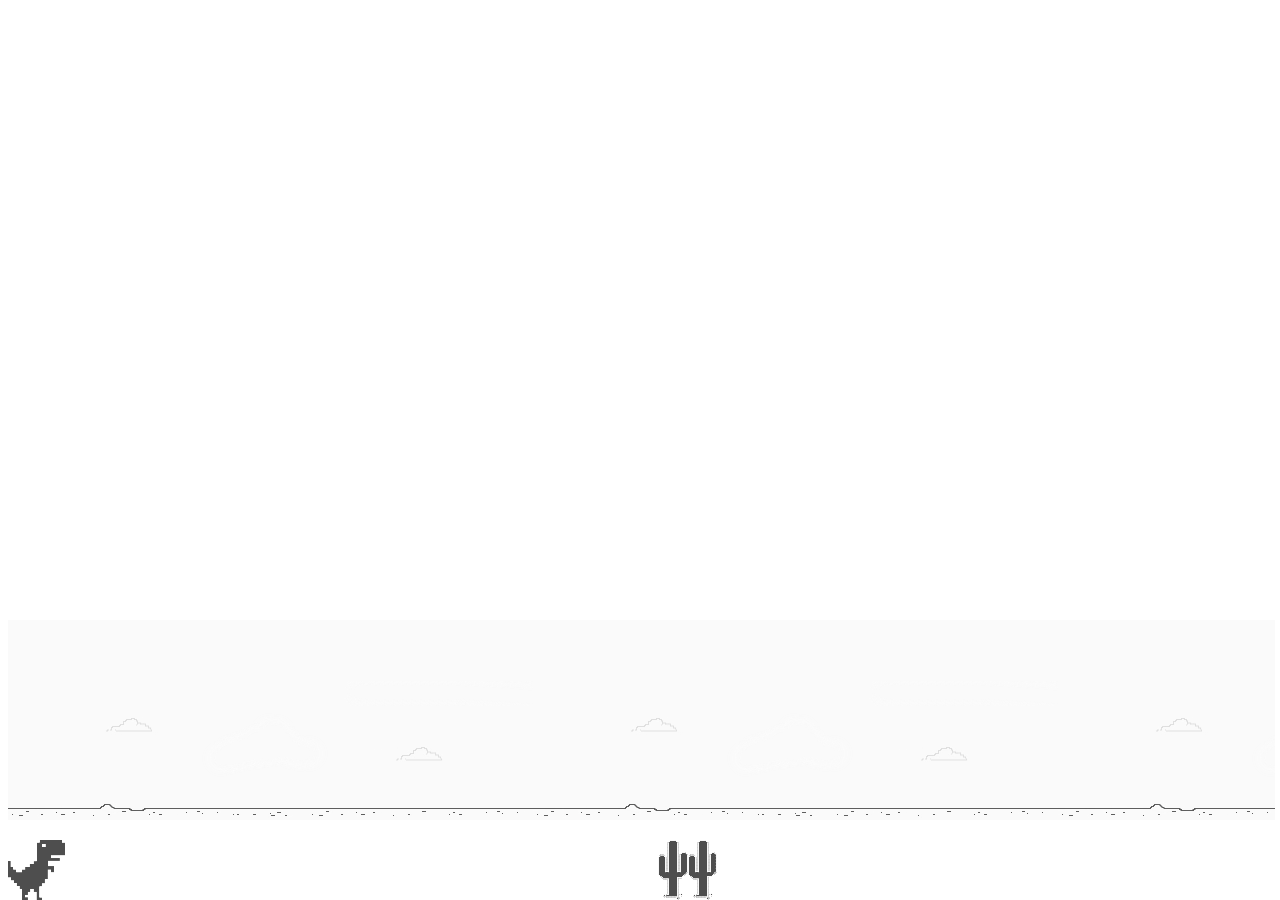
<file: 01-Dinosaur/index.html>
<!DOCTYPE html>
<html lang="pt-BR">
<head>
  <meta charset="UTF-8">
  <meta name="viewport" content="width=device-width, initial-scale=1.0">
  <link rel="stylesheet" href="css/styles.css">
  <title>Dinosaur</title>
</head>
<body>
  <div class="background">
    <div class="dino"></div>
  </div>
  
  <script src="js/script.js"></script>
</body>
</html>
</file>
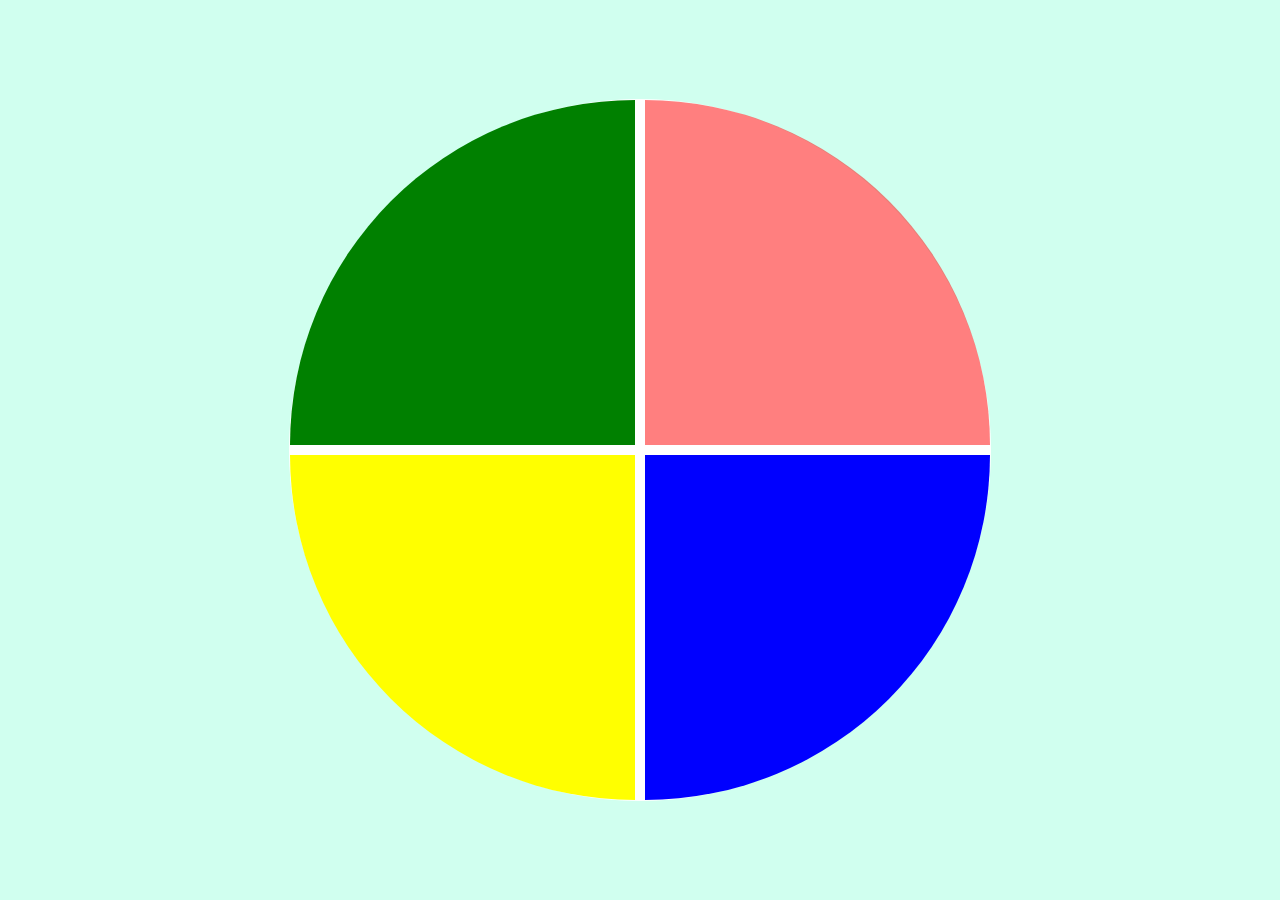
<file: 02-Genius/index.html>
<!DOCTYPE html>
<html lang="pt-BR">
<head>
  <meta charset="UTF-8">
  <meta name="viewport" content="width=device-width, initial-scale=1.0">
  <link rel="stylesheet" href="css/style.css">
  <title>Genius Game</title>
</head>
<body>
  <div class="main-game">
    <div class="genius">
      <div class="blue"></div>
      <div class="yellow"></div>
      <div class="red"></div>
      <div class="green"></div>
    </div>
  </div>
  
  <script type="text/javascript" src="js/script.js"></script>
</body>
</html>
</file>
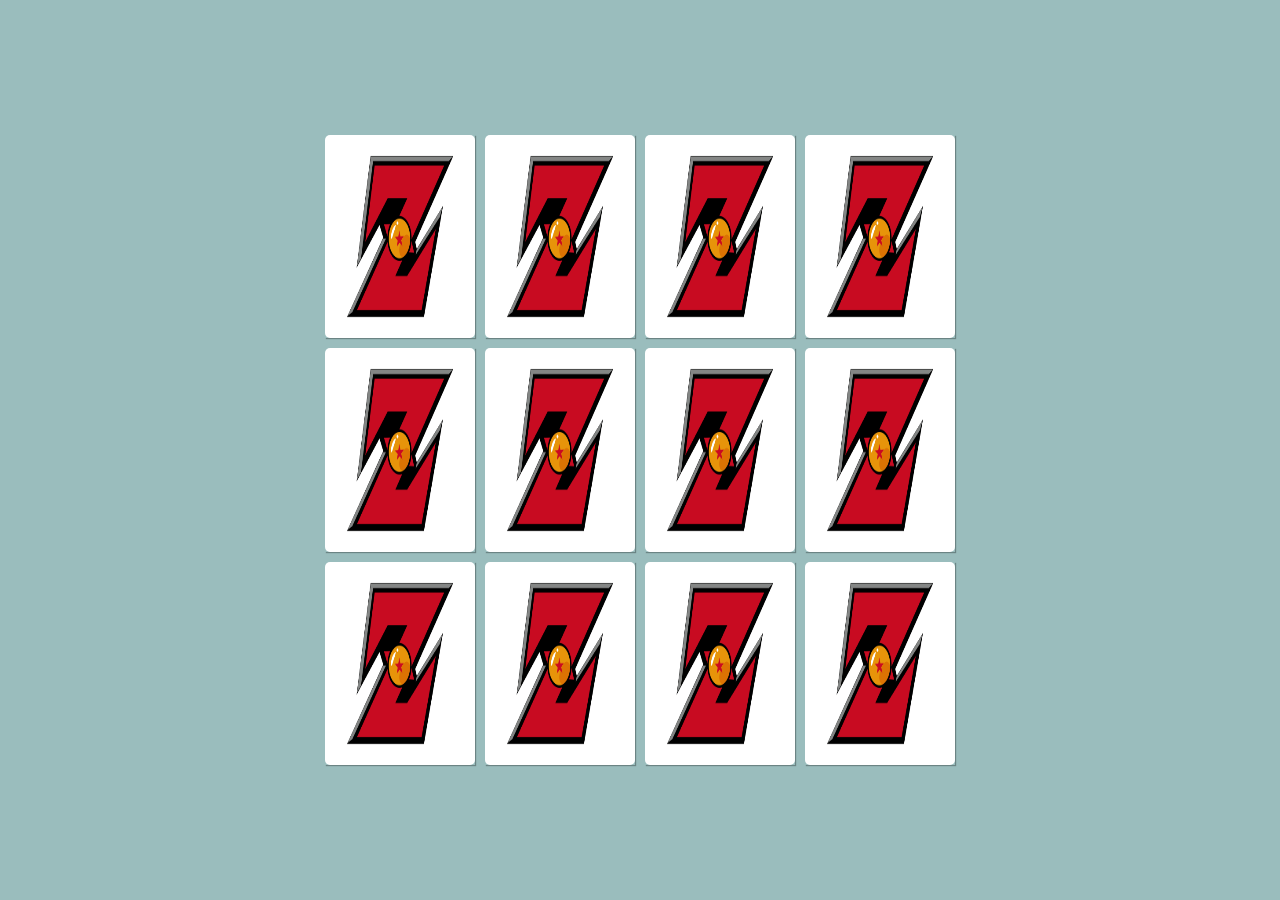
<file: 03-Memory-game/index.html>
<!DOCTYPE html>
<html lang="en">
<head>
  <meta charset="UTF-8">
  <meta name="viewport" content="width=device-width, initial-scale=1.0">
  <link rel="stylesheet" href="css/style.css">
  <title>Memory Game</title>
</head>
<body>
  <main class="memory-game">
    <div class="card" data-card="zamasu">
      <img class="card-front" src="img/zamasu.png" alt="frente da carta">
      <img class="card-back" src="img/logo.png" alt="verso da carta">
    </div>
    <div class="card" data-card="piccolo">
      <img class="card-front" src="img/piccolo.png" alt="frente da carta">
      <img class="card-back" src="img/logo.png" alt="verso da carta">
    </div>
    <div class="card" data-card="goku">
      <img class="card-front" src="img/goku.jpg" alt="frente da carta">
      <img class="card-back" src="img/logo.png" alt="verso da carta">
    </div>
    <div class="card" data-card="kaioshin">
      <img class="card-front" src="img/kaioshin.png" alt="frente da carta">
      <img class="card-back" src="img/logo.png" alt="verso da carta">
    </div>
    <div class="card" data-card="gotenks">
      <img class="card-front" src="img/gotenks.png" alt="frente da carta">
      <img class="card-back" src="img/logo.png" alt="verso da carta">
    </div>
    <div class="card" data-card="vegeta">
      <img class="card-front" src="img/vegeta.jpg" alt="frente da carta">
      <img class="card-back" src="img/logo.png" alt="verso da carta">
    </div>
    <div class="card" data-card="zamasu">
      <img class="card-front" src="img/zamasu.png" alt="frente da carta">
      <img class="card-back" src="img/logo.png" alt="verso da carta">
    </div>
    <div class="card" data-card="piccolo">
      <img class="card-front" src="img/piccolo.png" alt="frente da carta">
      <img class="card-back" src="img/logo.png" alt="verso da carta">
    </div>
    <div class="card" data-card="goku">
      <img class="card-front" src="img/goku.jpg" alt="frente da carta">
      <img class="card-back" src="img/logo.png" alt="verso da carta">
    </div>
    <div class="card" data-card="kaioshin">
      <img class="card-front" src="img/kaioshin.png" alt="frente da carta">
      <img class="card-back" src="img/logo.png" alt="verso da carta">
    </div>
    <div class="card" data-card="gotenks">
      <img class="card-front" src="img/gotenks.png" alt="frente da carta">
      <img class="card-back" src="img/logo.png" alt="verso da carta">
    </div>
    <div class="card" data-card="vegeta">
      <img class="card-front" src="img/vegeta.jpg" alt="frente da carta">
      <img class="card-back" src="img/logo.png" alt="verso da carta">
    </div>
  </main>
  
  <script src="js/script.js"></script>
</body>
</html>
</file>
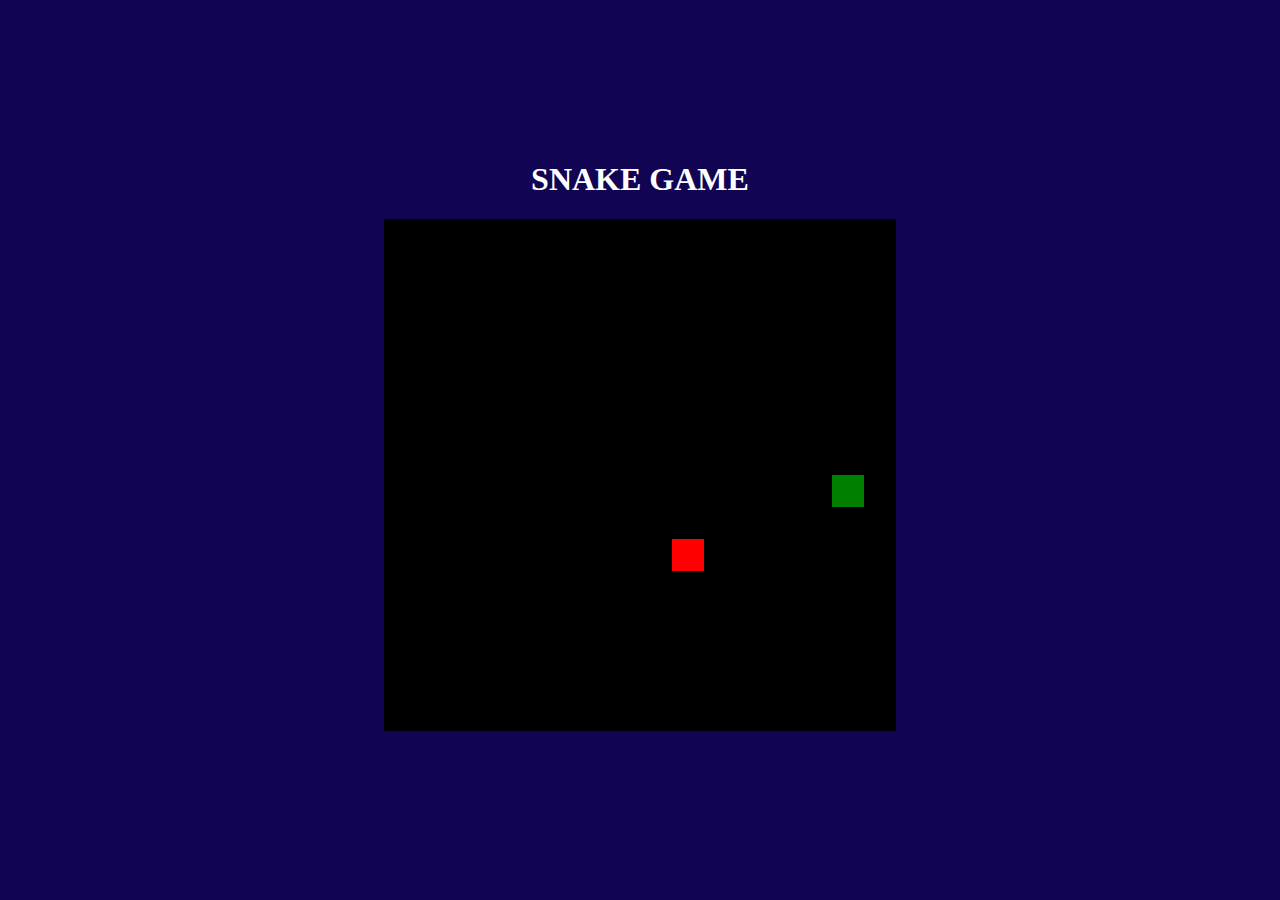
<file: 04-Snake-js/index.html>
<!DOCTYPE html>
<html lang="pt-BR">
<head>
  <meta charset="UTF-8">
  <meta name="viewport" content="width=device-width, initial-scale=1.0">
  <meta http-equiv="X UA-Compatible" content="ie=edge">
  <link rel="stylesheet" href="css/style.css">
  <script defer src="js/script.js"></script>
  
  <title>Snake Game</title>
</head>
<body>
  <h1>SNAKE GAME</h1>
  
  <canvas id="snake" width="512" height="512"></canvas>
  
</body>
</html>
</file>
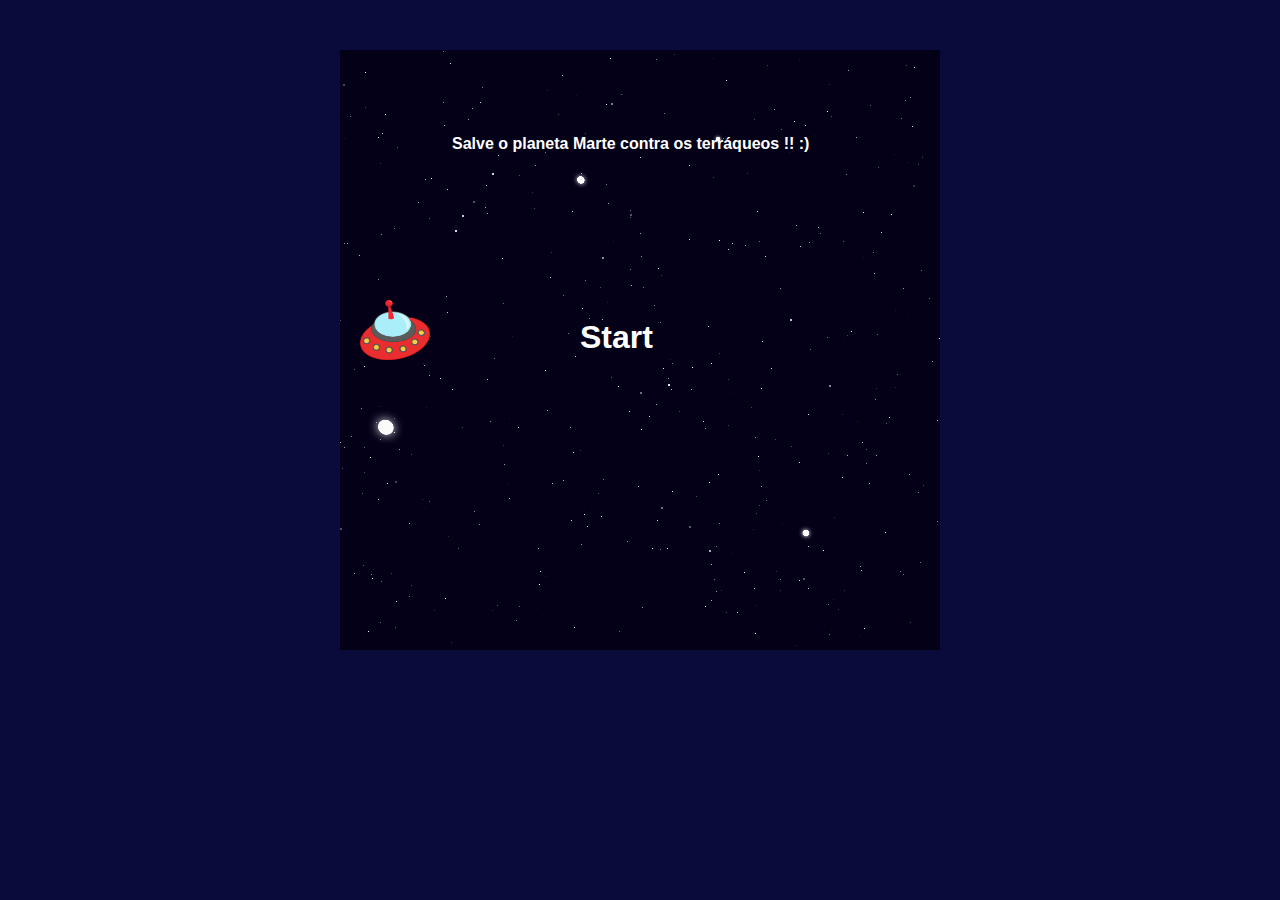
<file: 05-Space-shooter/index.html>
<!DOCTYPE html>
<html lang="en">
<head>
  <meta charset="UTF-8">
  <meta name="viewport" content="width=device-width, initial-scale=1.0">
  <link rel="stylesheet" href="css/styles.css">
  <title>Space Shooter</title>
</head>
<body>
  <div id="main-play-area">
    <img class="player-shooter" src="img/nav-red.png" alt="hero">
    <h4 class="game-intro">
      Salve o planeta Marte contra os terráqueos !! :)
    </h4>
    <div class="start-bottom">
      <h1>Start</h1>
    </div>
  </div>
  <script src="js/script.js"></script>
</body>
</html>
</file>
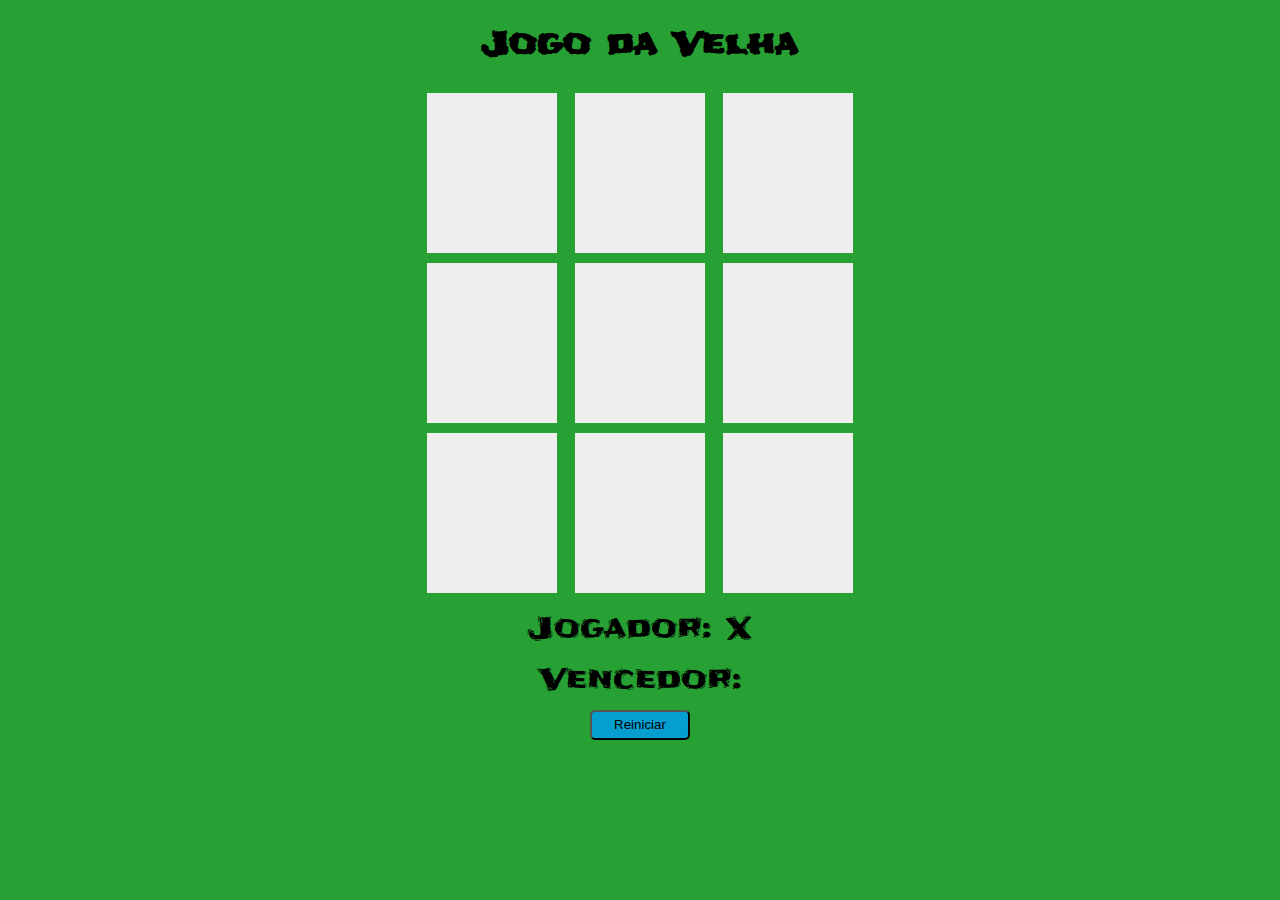
<file: 06-Tic-tac-toe/index.html>
<!DOCTYPE html>
<html lang="en">
<head>
  <meta charset="UTF-8">
  <meta name="viewport" content="width=device-width, initial-scale=1.0">
  <link rel="stylesheet" href="css/style.css">
  <link rel="preconnect" href="https://fonts.gstatic.com">
  <link href="https://fonts.googleapis.com/css2?family=Special+Elite&display=swap" rel="stylesheet">
  <link href="https://fonts.googleapis.com/css2?family=Frijole&display=swap" rel="stylesheet">
  <title>Jogo da Velha</title>
</head>
<body>
  <h1>Jogo da Velha</h1>
  
  <div>
    <div id="1" class="square" onclick="chooseSquare(this.id)">-</div>
    <div id="2" class="square" onclick="chooseSquare(this.id)">-</div>
    <div id="3" class="square" onclick="chooseSquare(this.id)">-</div>
  </div>

  <div>
    <div id="4" class="square" onclick="chooseSquare(this.id)">-</div>
    <div id="5" class="square" onclick="chooseSquare(this.id)">-</div>
    <div id="6" class="square" onclick="chooseSquare(this.id)">-</div>
  </div>

  <div>
    <div id="7" class="square" onclick="chooseSquare(this.id)">-</div>
    <div id="8" class="square" onclick="chooseSquare(this.id)">-</div>
    <div id="9" class="square" onclick="chooseSquare(this.id)">-</div>
  </div>

  <div class="player">
    <label>
      Jogador:
    </label>
    <label id="player-selected"> 

    </label>
  </div>

  <div class="winner">
    <label>
      Vencedor:
    </label>
    <label id="winner-selected"> 

    </label>
  </div>

  <div>
    <button onclick="restart()">
      Reiniciar
    </button>
  </div>

  
</body>
<script src="js/script.js"></script>
</html>
</file>
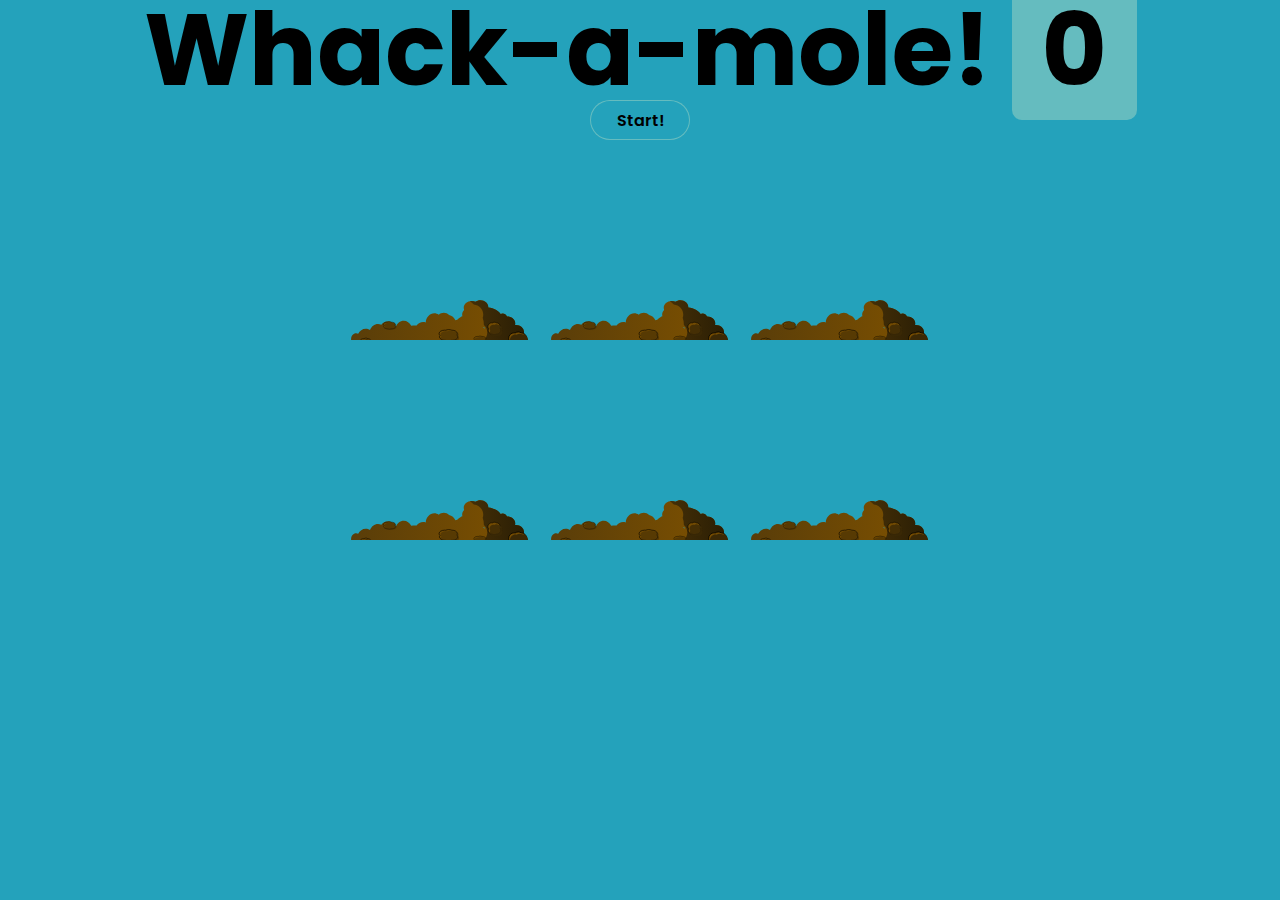
<file: 07-WhackAMole/index.html>
<!DOCTYPE html>
<html lang="en">
<head>
  <meta charset="UTF-8">
  <meta http-equiv="X-UA-Compatible" content="IE=edge">
  <link rel="stylesheet" href="./style.css">
  <link rel="preconnect" href="https://fonts.gstatic.com">
  <link
    href="https://fonts.googleapis.com/css2?family=Poppins:ital,wght@0,100;0,200;0,400;0,600;0,700;1,100;1,200;1,400;1,600;1,700&display=swap"
    rel="stylesheet">
  <meta name="viewport" content="width=device-width, initial-scale=1.0">
  <title>Whack-A-Mole Game</title>
</head>
<body>
  <h1>Whack-a-mole! <span class="score">0</span></h1>
  <div class="butt"><button onClick="startGame()">Start!</button></div>

  <div class="game">
    <div class="hole hole1">
      <div class="mole"></div>
    </div>
    <div class="hole hole2">
      <div class="mole"></div>
    </div>
    <div class="hole hole3">
      <div class="mole"></div>
    </div>
    <div class="hole hole4">
      <div class="mole"></div>
    </div>
    <div class="hole hole5">
      <div class="mole"></div>
    </div>
    <div class="hole hole6">
      <div class="mole"></div>
    </div>
  </div>
  
  <script src="./script.js"></script>
</body>
</html>
</file>
<file: 01-Dinosaur/css/styles.css>
.dino {
  width: 60px;
  height: 60px;
  background-image: url('../img/dino.png');
  position: absolute;
  bottom: 0;
}

.cactus {
  position: absolute;
  width: 60px;
  height: 60px;
  background-image: url('../img/cactus.png');
  bottom: 0
}

.game-over {
  text-align: center;
  color: #666666;
  margin-top: 50px;
  font-family: sans-serif;
}

@keyframes slideright {
  from {
    background-position: 70000%;
  } to {
    background-position: 0;
  }
}

.background {
  position: absolute;
  bottom: 0;
  background-image: url('../img/background.png');
  background-repeat: repeat-x;
  animation: slideright 600s infinite linear;
  width: 99vw;
  height: 280px;
}
</file>
<file: 02-Genius/css/style.css>
body {
  margin: 0;
  background-color: rgb(208, 255, 239);
}

.main-game {
  height: 100vh;
  width: 100vw;
  display: flex;
  justify-content: center;
  align-items: center;
}

.genius {
  display: grid;
  grid-template-areas: 'green red' 'yellow blue';
  grid-gap: 10px;
  border: 1px solid #ffffff;
  background-color: #ffffff;
  border-radius: 100%;
  width: 700px;
  height: 700px;
}

.blue {
  grid-area: blue;
  background-color: blue;
  border-bottom-right-radius: 100%;
}

.yellow {
  grid-area: yellow;
  background-color: yellow;
  border-bottom-left-radius: 100%;
}

.red {
  grid-area: red;
  background-color: red;
  border-top-right-radius: 100%;
}

.green {
  grid-area: green;
  background-color: green;
  border-top-left-radius: 100%;
}

.selected {
  opacity: 0.5;
}
</file>
<file: 03-Memory-game/css/style.css>
* {
  padding: 0;
  margin: 0;
  box-sizing: border-box;
}

body {
  height: 100vh;
  display: flex;
  background-color: rgb(154, 189, 189);
}

.memory-game {
  height: 640px;
  width: 640px;
  margin: auto;
  display: flex;
  flex-wrap: wrap;
  perspective: 1000px;
}

.card {
  height: calc( 33.333% - 10px);
  width: calc(25% - 10px);
  margin: 5px;
  position: relative;
  box-shadow: 1px 1px 1px rgba(1, 1, 1, .3);
  cursor: pointer;
  transform: scale(1);
  transform-style: preserve-3d;
  transition: transform .9s;
}

.card:active {
  transform: scale(0.97);
  transition: transform .3s;
}

.card-front,
.card-back {
  width: 100%;
  height: 100%;
  padding: 20px;
  position: absolute;
  border-radius: 5px;
  background: #ffffff;
  backface-visibility: hidden;
}

.card-front {
  transform: rotateY(180deg);
}

.card.flip {
  transform: rotateY(180deg);
}
</file>
<file: 04-Snake-js/css/style.css>
body {
  height: 95vh;
  width: 95;
  display: flex;
  justify-content: center;
  align-items: center;
  flex-direction: column;
  color: #FFFF;
  background-color: #110452;
}
</file>
<file: 05-Space-shooter/css/styles.css>
body {
  height: 100%;
  width: 100%;
  display: flex;
  justify-content: center;
  align-items: center;
  padding: 0;
  margin: 0;
  margin-top:50px ;
  font-family: sans-serif;
  background-color: #0B0B3B;
}

#main-play-area {
  background-color: black;
  background-image: url('../img/space.png');
  height: 600px;
  width: 600px;
}

.game-intro {
  position: relative;
  color: white;
  left: 7rem;
  top: 0px;
}

.start-bottom {
  position: relative;
  color: white;
  top: 9rem;
  left: 15rem;
  cursor: pointer;
}

.player-shooter {
  position: relative;
  height: 60px;
  width: 70px;
  left: 20px;
  top: 250px;
}

.laser {
  position: relative;
  width: 40px;
  height: 30px;
}

.alien {
  height: 60px;
  width: 70px;
  position: relative;
}

.alien-transition {
  opacity: 1;
  transition: opacity 1.5s ease-in-out;
}

.dead-alien {
  height: 60px;
  width: 70px;
  position: relative;
  opacity: 0;
}
</file>
<file: 06-Tic-tac-toe/css/style.css>
* {
  text-align: center;
}

body {
  background-color: rgb(39, 161, 51);
  font-family: 'Frijole', cursive;
}

.square {
  text-align: center;
  width: 50px;
  background: #eee;
  display: inline-block;
  padding: 40px;
  font-size: 80px;
  font-family: 'Special Elite', cursive;
  margin: 5px;
  cursor: pointer;
  color: #eee;
}

.player, .winner {
  font-size: 30px;
  margin-top: 10px;
  font-family: 'Frijole', cursive;
}

button {
  margin-top: 10px;
  width: 100px;
  height: 30px;
  background: #069dcf;
  cursor: pointer;
  border-radius: 5px;
}
</file>
<file: 07-WhackAMole/style.css>
* {
  margin: 0;
  padding: 0;
  box-sizing: border-box;
}

html {
  font-size: 10px;
  background: #24a2bb;
}

body {
  font-family: "Poppins", cursive;
}

h1 {
  text-align: center;
  font-size: 10rem;
  line-height: 1;
  margin-bottom: 0;
}

.score {
  background: rgba(117, 195, 192, 0.801);
  padding: 0 3rem;
  line-height: 1;
  border-radius: 1rem;
}

.game {
  width: 600px;
  height: 400px;
  display: flex;
  flex-wrap: wrap;
  margin: 0 auto;
}

.hole {
  flex: 1 0 33.33%;
  overflow: hidden;
  position: relative;
}

.hole:after {
  display: block;
  background: url(dirt.svg) bottom center no-repeat;
  background-size: contain;
  content: "";
  width: 100%;
  height: 70px;
  position: absolute;
  z-index: 2;
  bottom: -30px;
}

.mole {
  background: url("mole.svg") bottom center no-repeat;
  background-size: 60%;
  position: absolute;
  top: 100%;
  width: 100%;
  height: 100%;
  transition: all 0.4s;

  cursor: pointer;
}

.hole.up .mole {
  top: 0;
}

.butt {
  display: flex;
  justify-content: center;
}

button {
  width: 100px;
  height: 40px;
  font-size: 16px;
  font-weight: 600;
  font-family: 'Poppins';
  background-color: #24a2bb;
  border: 1px solid  #75c3c0cc;
  border-radius: 20px;
  cursor: pointer;
}

button:hover {
  background-color: rgba(117, 195, 192, 0.801);

  cursor: pointer;
}
</file>
